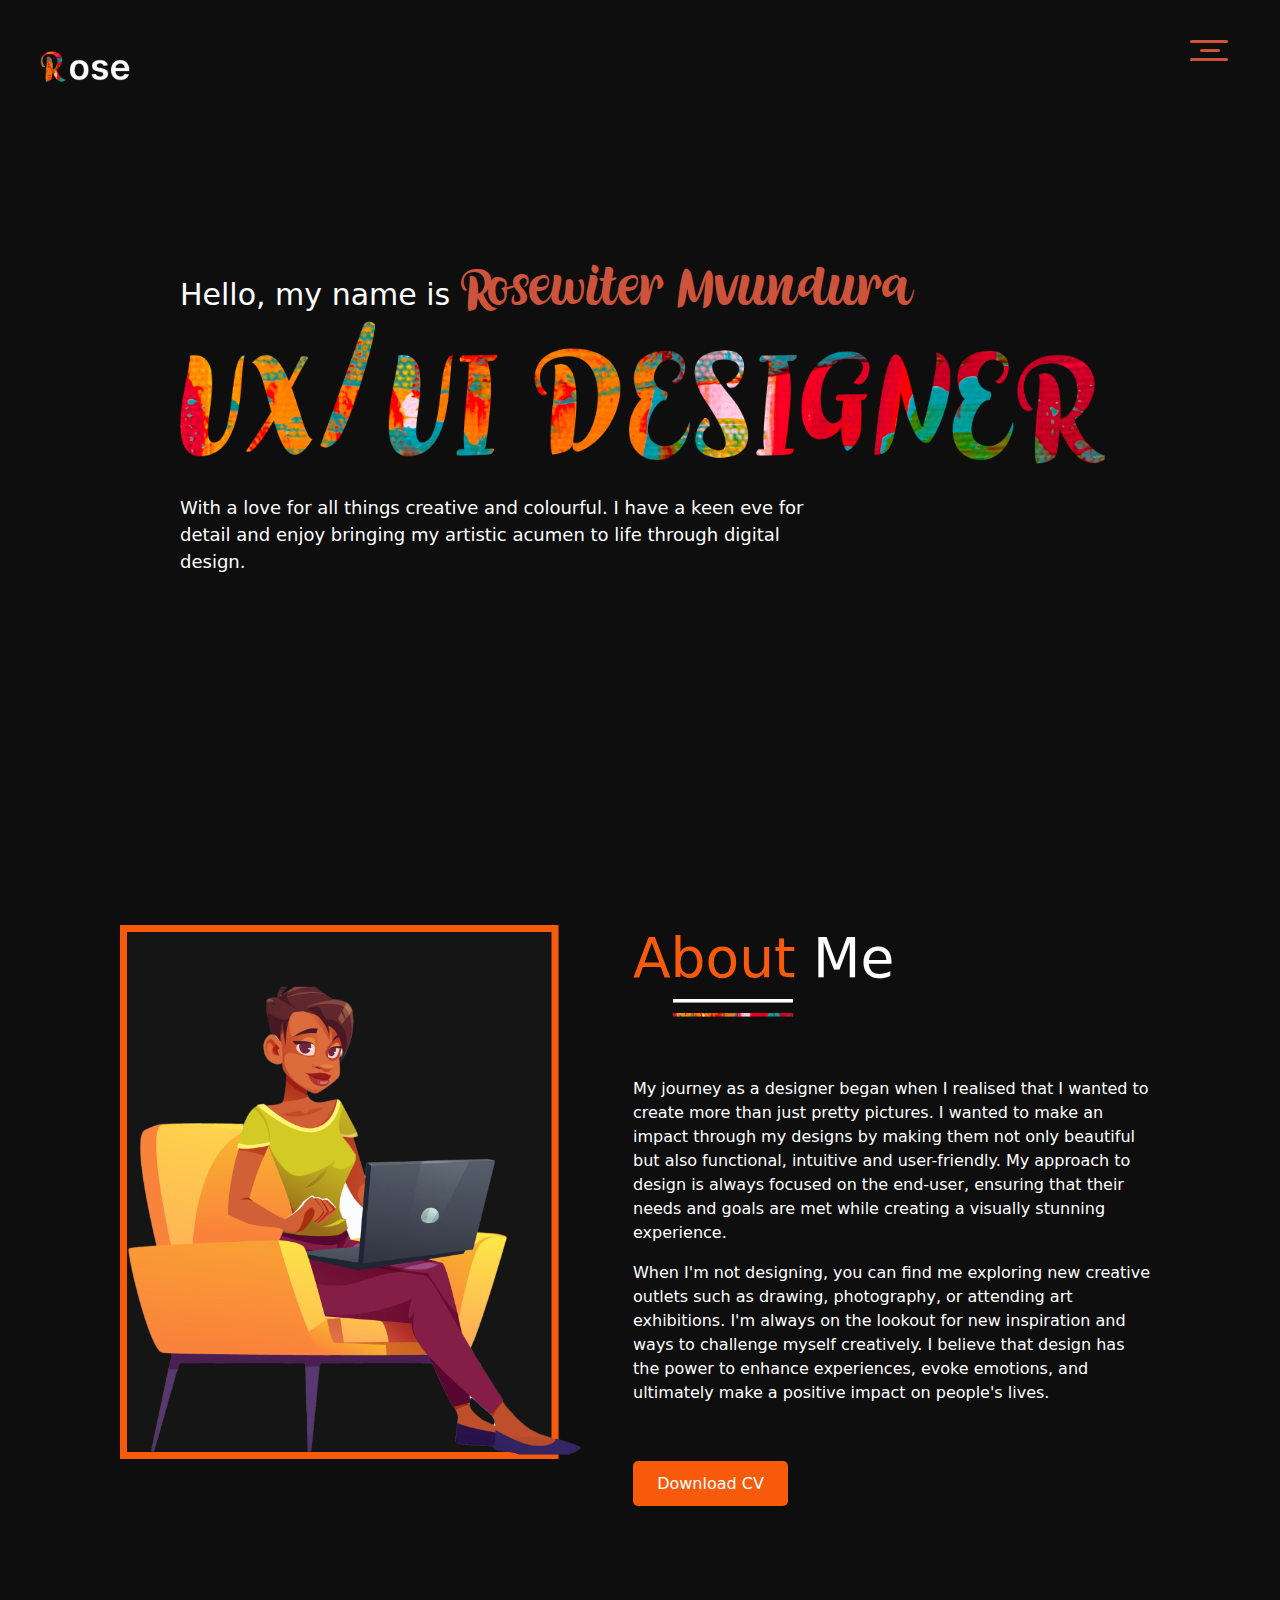
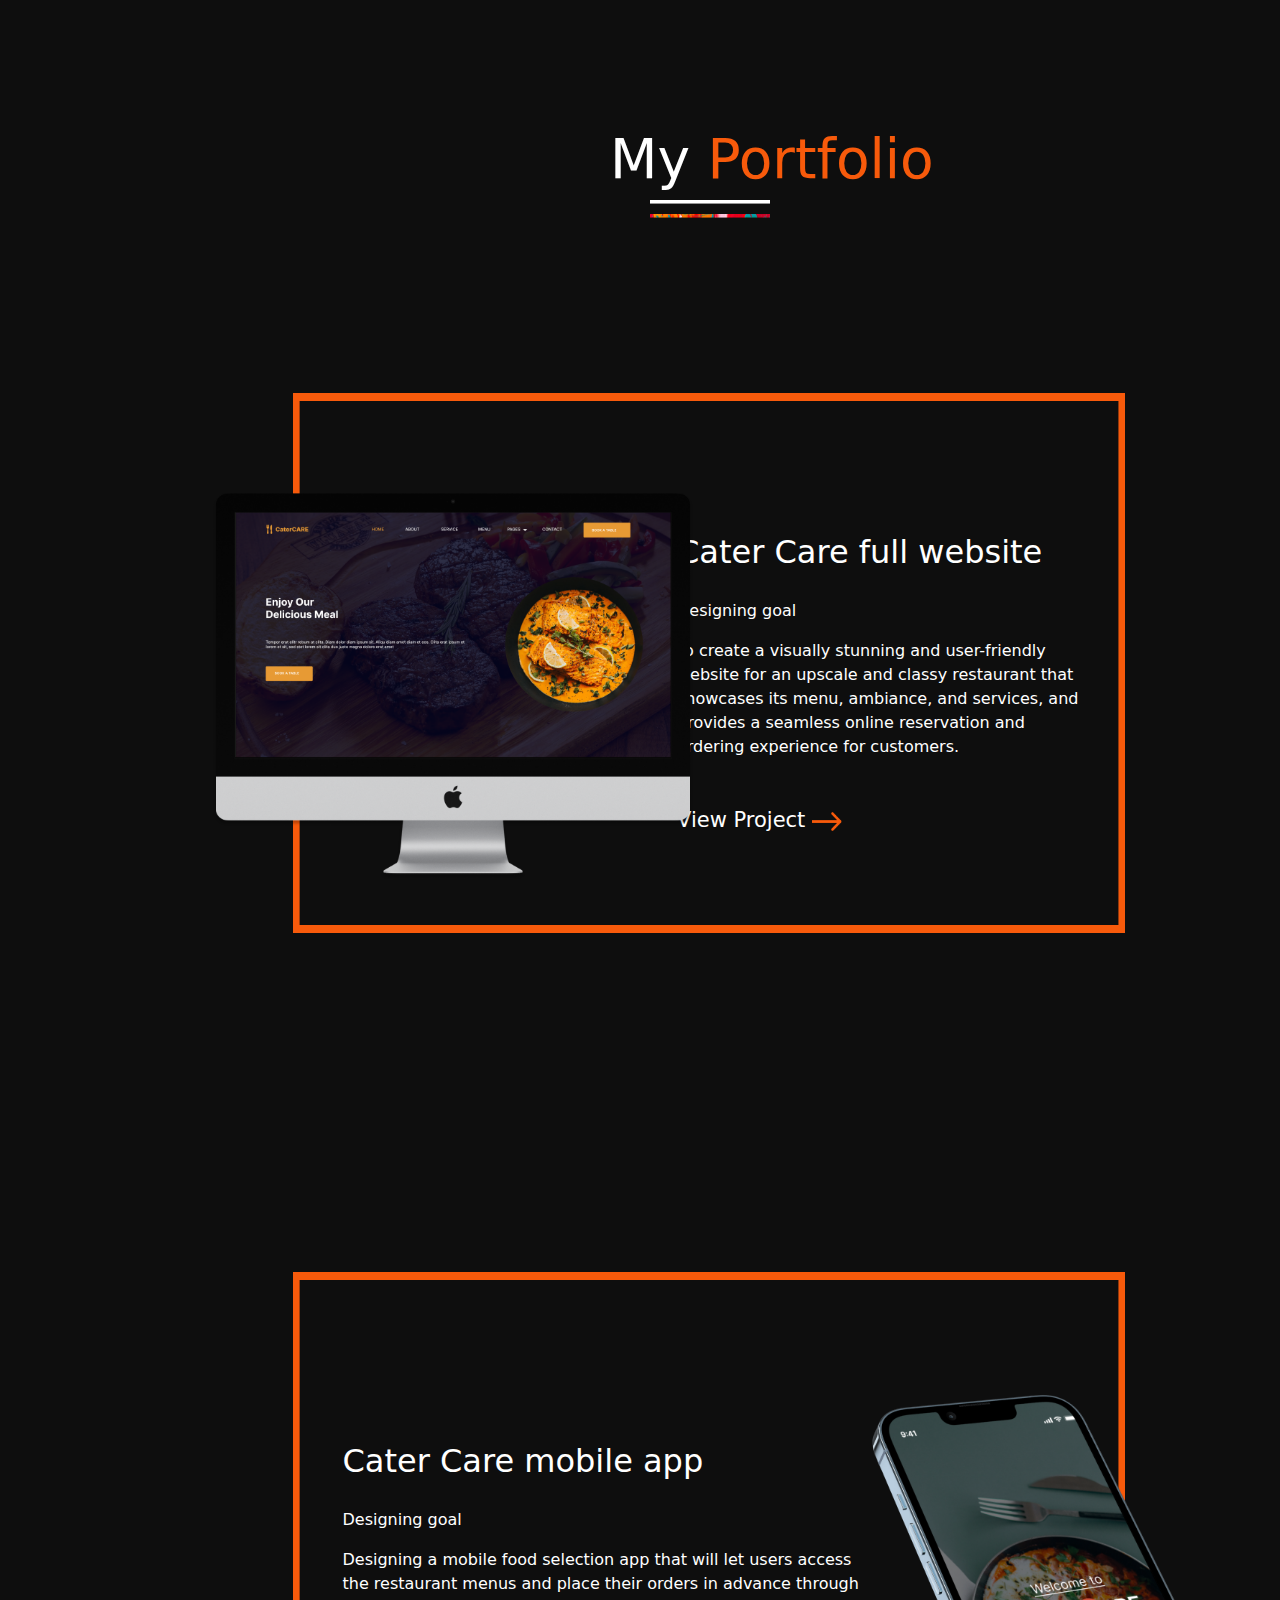
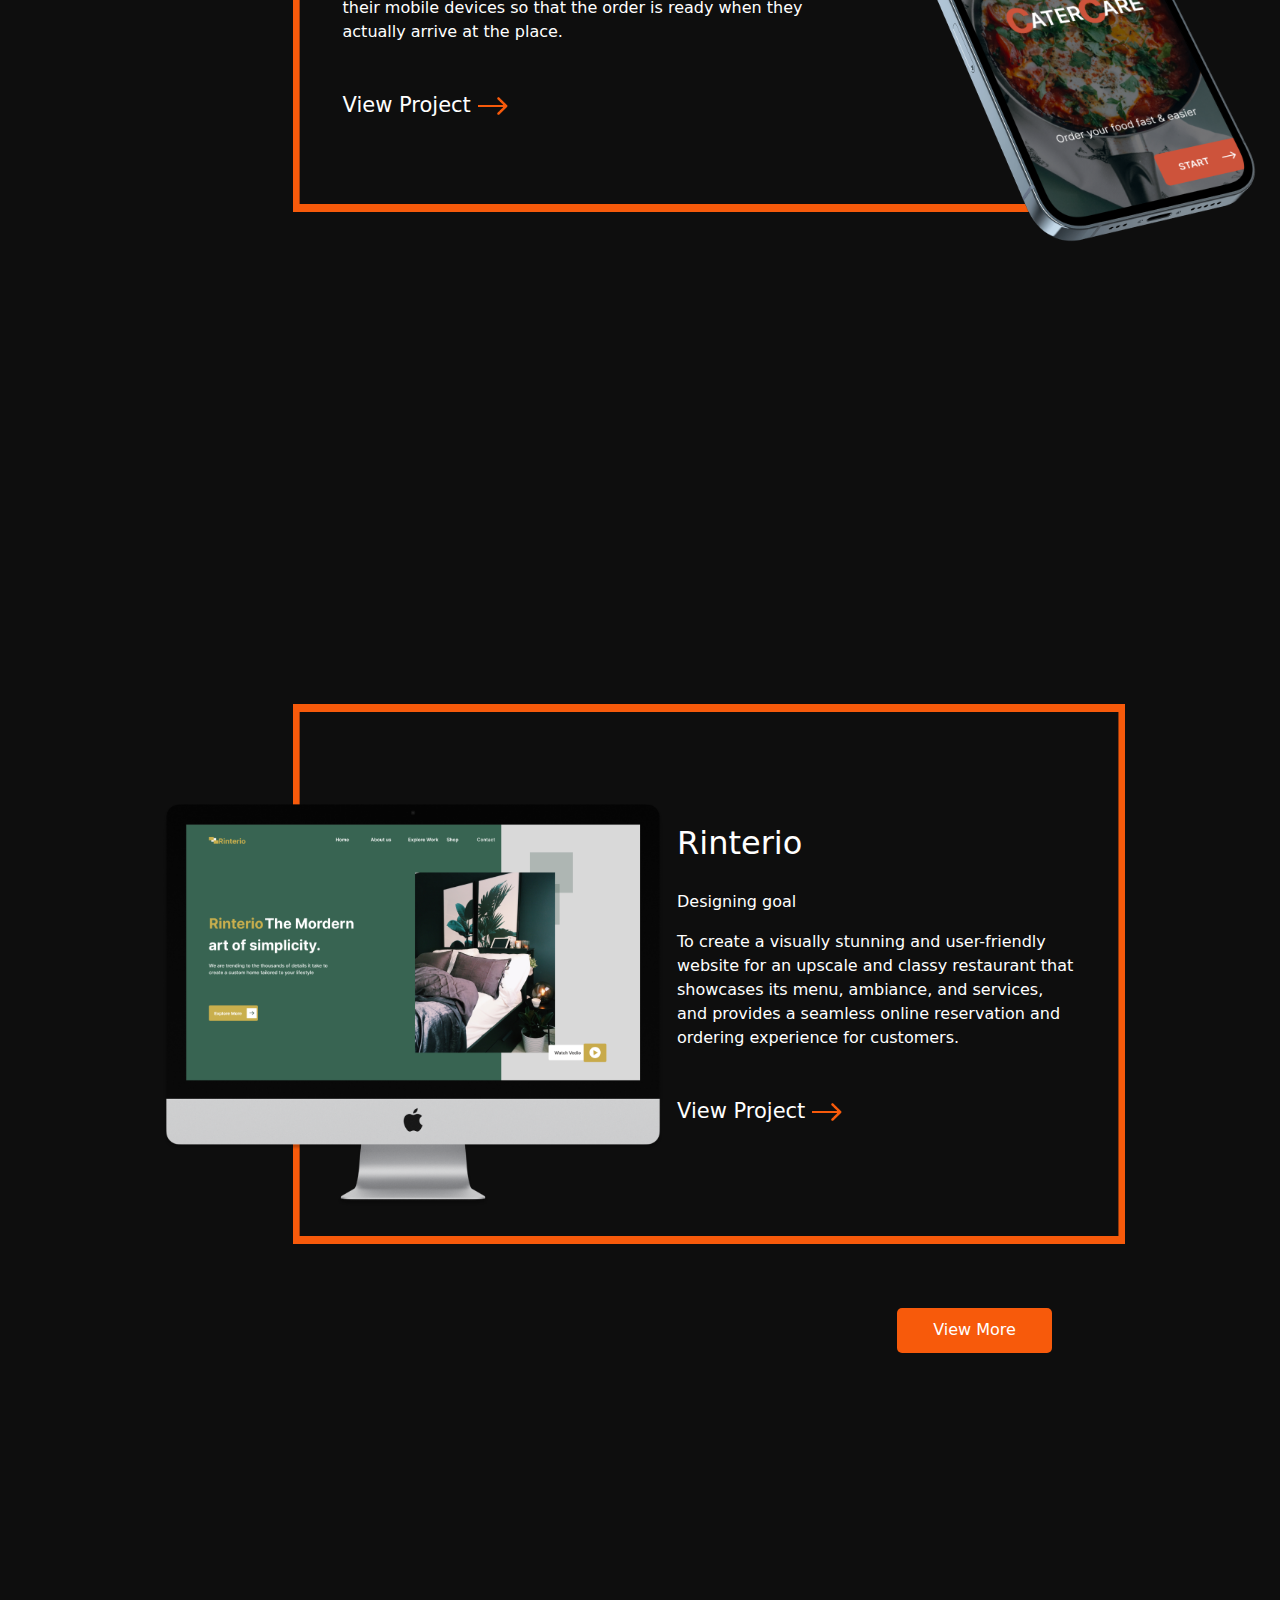
<file: index.html>
<!DOCTYPE html>
<html lang="en">
<head>
    <meta charset="UTF-8">
    <meta http-equiv="X-UA-Compatible" content="IE=edge">
    <meta name="viewport" content="width=device-width, initial-scale=1.0">
    <link rel="stylesheet" href="./assets/css/bootstrap.css">
   <link rel="stylesheet" href="./assets/css/back01.css">
   <link rel="stylesheet" href="./assets/css/mediaquerry.css">
    <link rel="stylesheet" href="./assets/fonts/cumiskat/cumiskat.css">
    <link rel="stylesheet" href="https://cdnjs.cloudflare.com/ajax/libs/font-awesome/6.4.0/css/all.min.css">

    <title>Home</title>
</head>
<body>

   <!--nav part-->

<div class="nav">
    <div class="brand-title"><img src="./assets/images/my logo.png" alt="" class="img-fluid logo"></div>
        <div>
            <a href="#" class="toggle-button">
                <span class="bar"></span>
                <span class="bar-middle"></span>
                <span class="bar"></span>
            </a>
                
            <div class="navbar-links">
                <ul>
                     <li><a class="active" href="#"> Home</a></li>
                   
                        <li><a href="./myPortfolio.html">Portfolio</a></li>
                        <li><a href="#footer-me">Contact</a></li>
                    </ul>
                </div>
            </div>
       </div>

   <!--billboard section-->

    <section class="bilboard-section">
    <div class="billboard">
            <h3 class="my-name">Hello, my name is <span>Rosewiter Mvundura</span></h3>
                <img src="./assets/images/UI DESIGNER.png" alt="" class=" uiux-img">
            <p>With a love for all things creative and colourful. I have a keen eve for detail
             and enjoy bringing my artistic acumen to life through digital design.</p>
             </div>
    </section>

     <!--about me section-->

 <section class="aboutme-section" id="aboutme">
        <div class="row">
            <div class="col-lg-5">
                <img src="./assets/images/about imagepng.png" alt="" class="about-image">
            </div>
            
            <div class="col-lg-7 about-txt-section">
                <div class="abt">
                    <h2><span>About</span> Me</h2>
                        <div class="about-lines">
                            <img src="./assets/images/footer-icons/line without print.png" alt="" class="line-printed">
                        <img src="./assets/images/footer-icons/line with print.png" alt="" class="line-no-print">
                    </div>
                </div>
            <p>My journey as a designer began when I realised that I wanted to
                    create more than just pretty pictures. I wanted to make an impact
                    through my designs by making them not only beautiful but also
                    functional, intuitive and user-friendly. My approach to design is
                    always focused on the end-user, ensuring that their needs and
                    goals are met while creating a visually stunning experience.</p>

              
                    <p>When I'm not designing, you can find me exploring new creative
                        outlets such as drawing, photography, or attending art exhibitions.
                        I'm always on the lookout for new inspiration and ways to challenge
                        myself creatively. I believe that design has the power to enhance
                        experiences, evoke emotions, and ultimately make a positive impact
                        on people's lives.</p>
                        <div class="aboutlines"></div>
                        <button>Download CV</button>
            </div>
        </div>
    </section>

</section> 

     <!--portfolio section-->
<section class="portfolio">
    <div class="portfolio-heading">
    <h2 class="about-me-h3">My <span class="me">Portfolio</span></h2></h2> 
    <div class="about-lines2">
        <img src="./assets/images/footer-icons/line without print.png" alt="" class="line-printed">
        <img src="./assets/images/footer-icons/line with print.png" alt="" class="line-no-print">
    </div> 
       </div>
             <div class="portfolio-rect1 will-fadeIn">
                <img src="./assets/images/Rectangle245.png" alt="" class="portfolio-rect">
                     <div class="row">
                         <div class="col-lg-6">
                             <img src="./assets/images/1st image portfolio.png" alt="" class="portfolio-image">
                                </div>  
                                        <div class="portfolio-image1txt">
                                            <h2 class="project-name">Cater Care full website</h2>
                                        <p class="design-goal">Designing goal</p>
                                    <p class="port-txt">To create a visually stunning and user-friendly website for an upscale and classy restaurant that showcases its menu, ambiance, and services, and provides a seamless online reservation and ordering experience for customers.</p>
                                   <a href="./myPortfolio.html">View Project  <img src="./assets/images/icons/Arrow.png" alt="" class="arrow-1"> </a>
                    </div>        
                </div>        
                        
            </div>

     <div class="portfolio-rect2  will-fadeIn">
                <img src="./assets/images/Rectangle245.png" alt="" class="portfolio-rect"> 
                 <div class="row">
                         <div class="col-lg-6 text2">
                            <div class="portfolio-image2txt">
                            <h2 class="project-name">Cater Care mobile app</h2>
                            <p class="design-goal">Designing goal</p>
                                <p class="p-txt-port">Designing a mobile food selection app that will let users access the restaurant  menus and place their orders  in advance through their mobile devices so that the order is ready when they actually arrive at the place.</p >
                                    <a href="./myPortfolio.html">View Project  <img src="./assets/images/icons/Arrow.png" alt="" class="arrow-1"> </a>
                                </div> 
                            </div>   
                                    <div class="col-lg-6">
      
                                   <img src="./assets/images/image 2 project.png" alt="" class="portfolio-image2"> 
                                </div>
                     
                    </div>      
                </div>   
         <div class="portfolio-rect3  will-fadeIn">
                 <img src="./assets/images/Rectangle245.png" alt="" class="portfolio-rect">
                     <div class="row">
                         <div class="col-lg-6">
                             <img src="./assets/images/3rd image portifolio png.png" alt="" class="portfolio-image1">
                                </div>  
                                    <div class="col-lg-6">
                                        <div class="portfolio-image3txt">
                                            <h2 class="project-name">Rinterio</h2>
                                        <p class="design-goal">Designing goal</p>
                                    <p class="port-txt">To create a visually stunning and user-friendly website for an upscale and classy restaurant that showcases its menu, ambiance, and services, and provides a seamless online reservation and ordering experience for customers.</p>
                                      <a href="./myPortfolio.html">View Project  <img src="./assets/images/icons/Arrow.png" alt="" class="arrow-1"> </a>
                                </div>
                                <button class="view-button">View More</button>
                         </div>   
                    </div>       
                </div>        
            </div>
</section>  
 
     <!--toolkit section-->

<!--     <section class="toolkit-section">
        <div class="overlay">
             <div class="all-toolkits">
                <div class="tookit-head-txt">
                 <h2 class="toolkit-txt"><span class="my-kit">MY</span> Toolkit</h2>
                    <div class="toolkit-lines">
                        <img src="./assets/images/footer-icons/line without print.png" alt="" class="line-printed">
                        <img src="./assets/images/footer-icons/line with print.png" alt="" class="line-no-print">
                     </div> 
                </div>
                 <div class="toolkits">
                     <img src="./assets/images/my tools/figma 2.png" alt="" class="img-fluid tolkiticon2">
                         <img src="./assets/images/my tools/logos_adobe-xd 2.png" alt="" class="tolkiticon1">
                            <img src="./assets/images/my tools/Arthur 2.png" alt="" class="tolkiticon3">
                     <img src="./assets/images/my tools/logos_adobe-photoshop 2.png" alt="" class="tolkiticon1">
                 </div>
            </div>
        </div>
    </section>

    <section class>


    </section>  -->

 <!--footer section-->

  <!--    <section class="footer" id="footer-me">
        <div class="row">
            <div class="col-lg-3 menu">
                <img src="./assets/images/MENU.png" alt="" class="img-fluid menu-logo">
                <h5><li><a href="#">HOME</a></li></h5>
                <h5><li><a href="myPortfolio.html">PORTFOLIO</a></li></h5>
               
            </div>

            <div class="col-lg-4">
                <img src="./assets/images/GET IN TOUCH.png" alt="" class="img-fluid menu-logo">

                <form action="https://formspree.io/f/xnqyoven" method="POST">
                    <input type="name" placeholder="Name">
                    <input type="email" placeholder="Email">
                    <textarea name="message" id="" cols="32" rows="5" placeholder="Message"></textarea>
                    <button type="submit">Submit</button>
                </form>
            </div>

            <div class="col-lg-5 contact-footer">
                <img src="./assets/images/CONTACT DETAILS.png" alt="" class="img-fluid menu-logo">
                <h6><li><a href=""><img src="./assets/images/footer-icons/Icon material-call copy 4.png" alt="" class="fon-icon"> Phone: +263777851147
                    </a></li></h6>
                <h6><li><a href=""><img src="./assets/images/footer-icons/Icon material-email 2.png" alt="" class="email-icon"> Emall: rosewitermvundura@gmail.com</a></li></h6>
                <a href=""><i class="fa-brands fa-square-facebook"></i></a>
                  <a href=""><i class="fa-brands fa-instagram"></i></a>
                   <a href=""><i class="fa-brands fa-linkedin-in"></i></a>
            
                </div>
            </div>

        </div>
        <p class="copyright-txt">copyright©2023 designed by Rosewiter</p>
    </section>   -->
</body>
<script src="./assets/js/bootstrap.js"></script>
<script src="./assets/js/jquery-3.6.3.js"></script>
<script src="./assets/js/nav.js"></script>
</html>
</file>
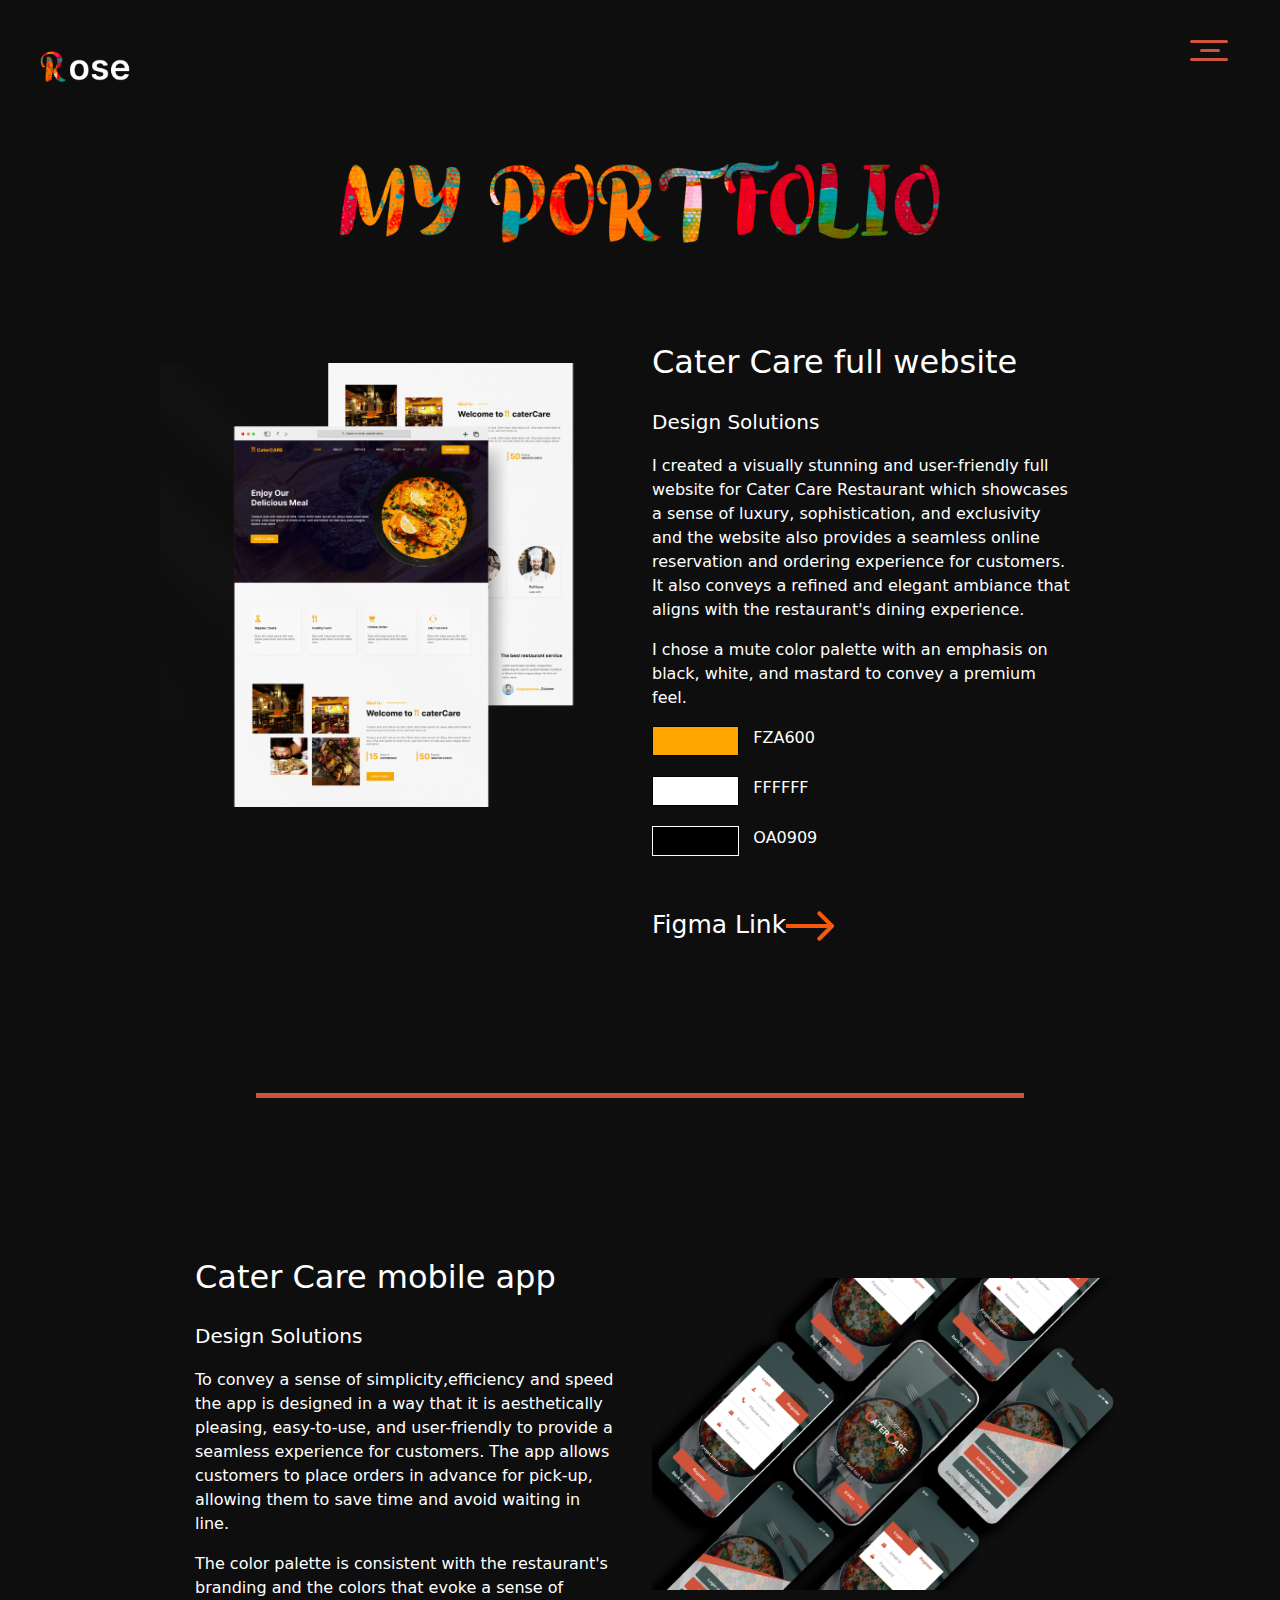
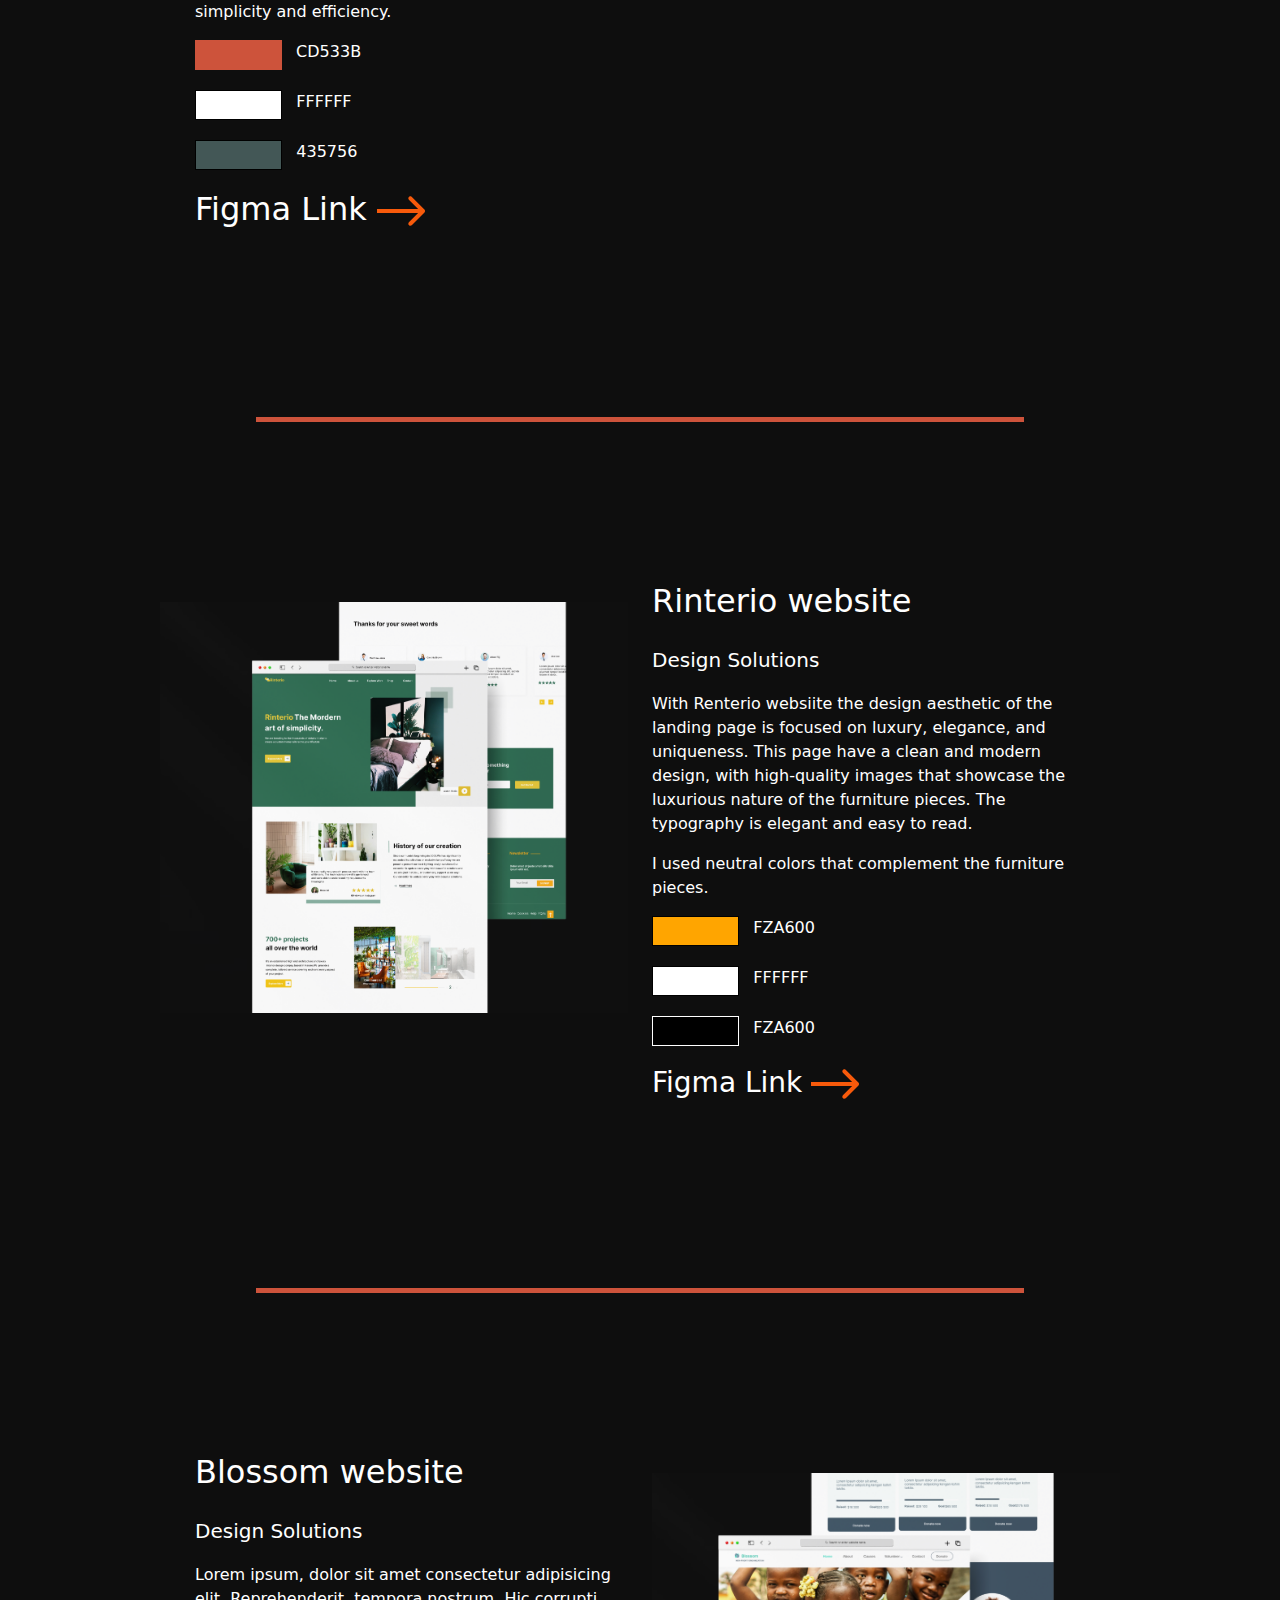
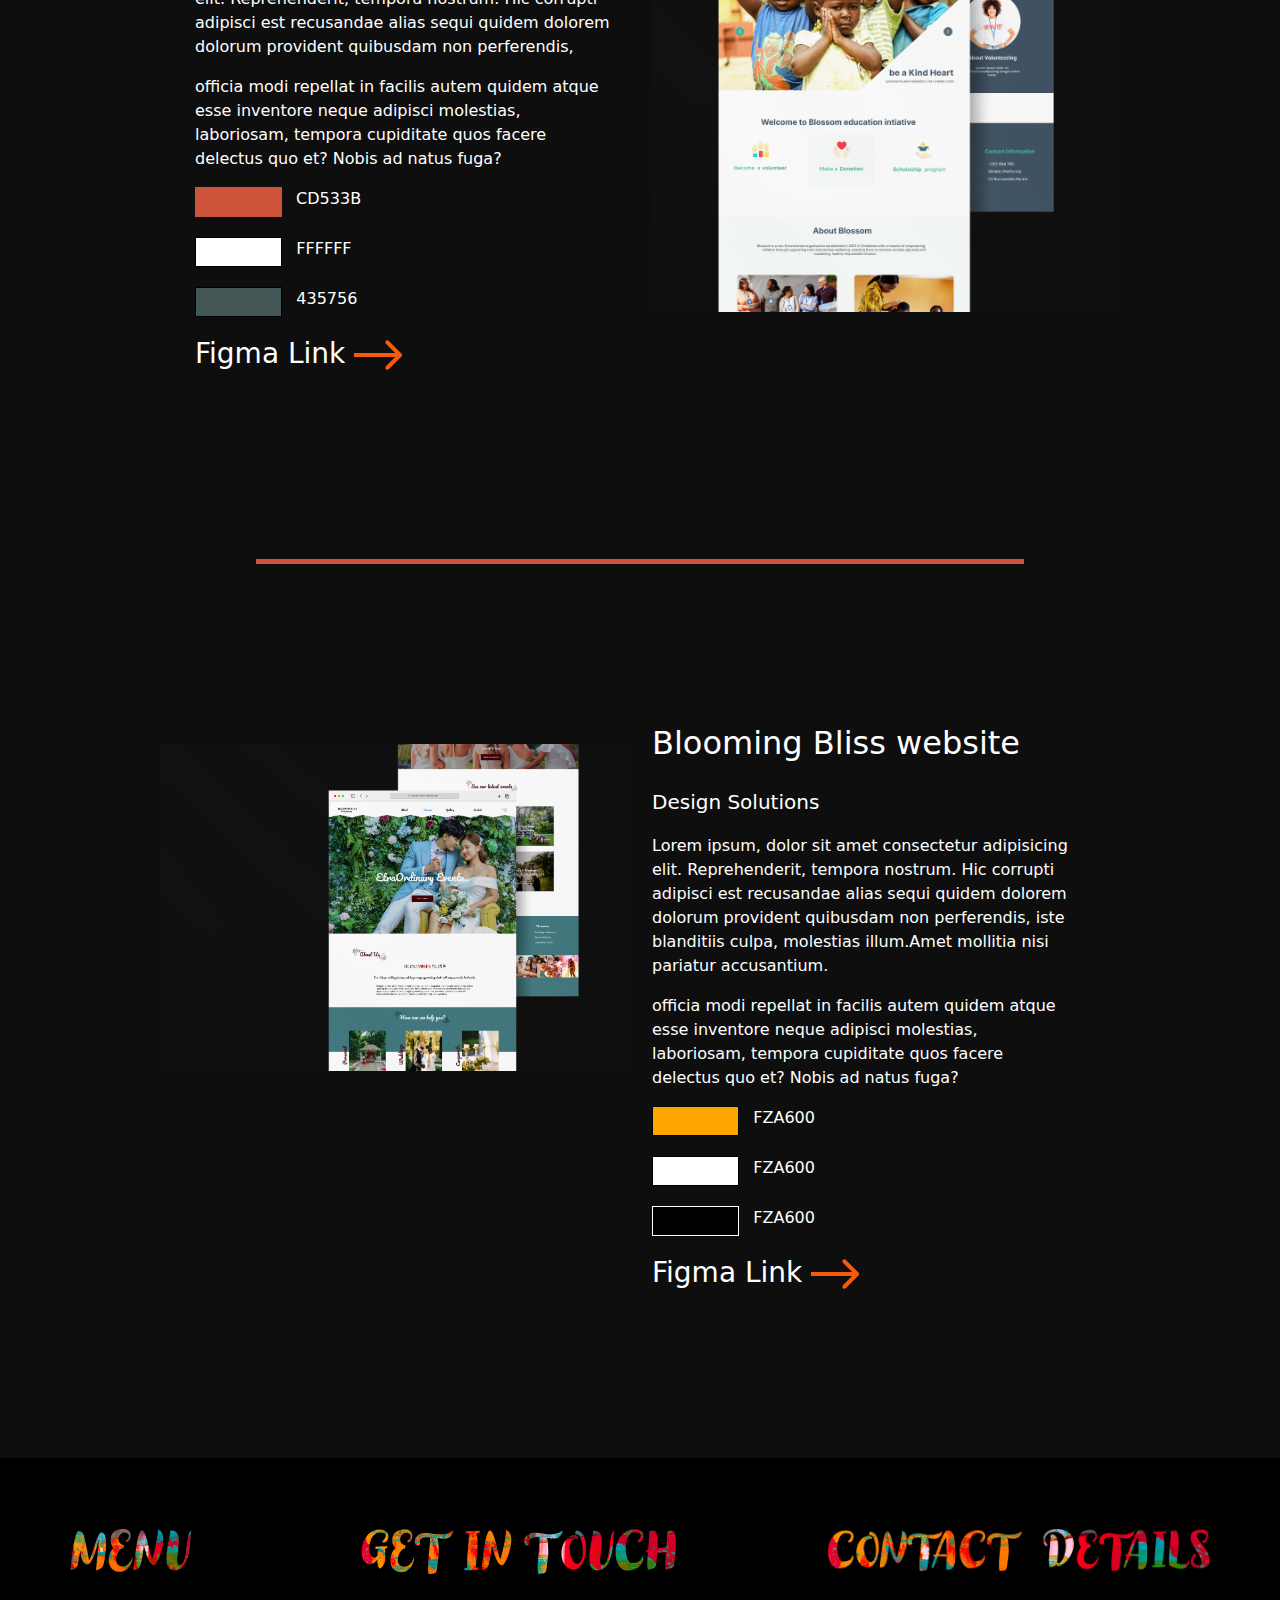
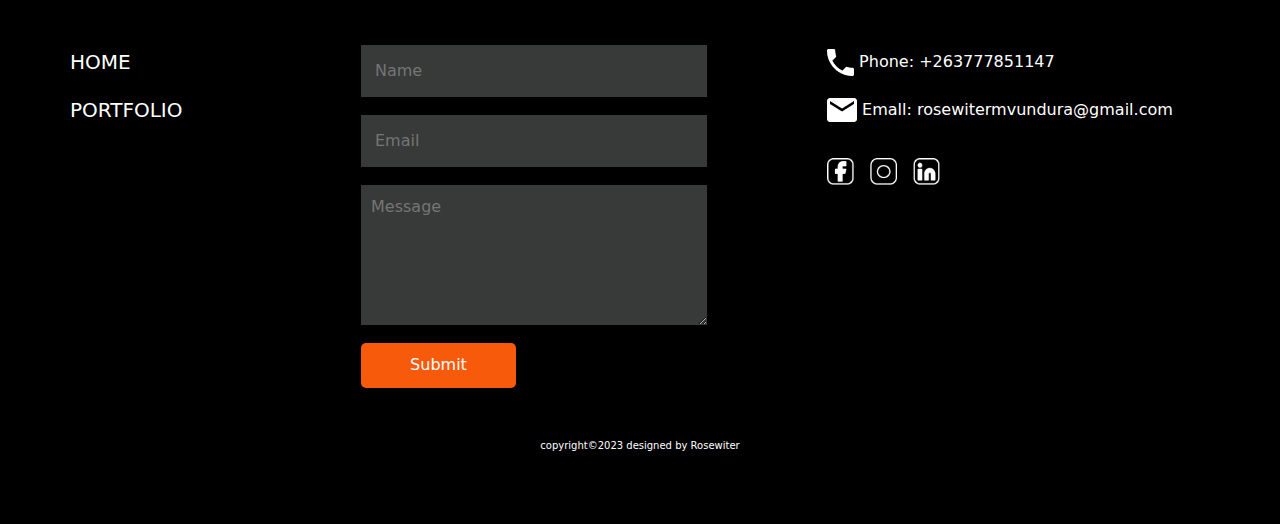
<file: myPortfolio.html>
<!DOCTYPE html>
<html lang="en">
<head>
    <meta charset="UTF-8">
    <meta http-equiv="X-UA-Compatible" content="IE=edge">
    <meta name="viewport" content="width=device-width, initial-scale=1.0">
    <link rel="stylesheet" href="./assets/css/bootstrap.css">
    <link rel="stylesheet" href="./assets/css/back01.css">
    <link rel="stylesheet" href="./assets/css/mediaquerry.css">
    <title>myPortfolio</title>
</head>
<body>
   
    <div class="nav">
        <a href="./index.html"><img src="./assets/images/my logo.png" alt="" class="img-fluid logo"></a>

        <div>
            <a href="#" class="toggle-button">
                <span class="bar"></span>
                <span class="bar-middle"></span>
                <span class="bar"></span>
            </a>
            
            <div class="navbar-links">
                <ul>
                    <li><a href="./index.html"> Home</a></li>
                    <li><a class="active" href="./myPortfolio.html">Portfolio</a></li>
                    <li><a href="#footer">Contact</a></li>
                </ul>
            </div>

        </div>

   </div>
   
    <section class="portfolio-bilboard">
        <img src="./assets/images/MY PORTFOLIO.png" alt="" class="img-fluid bannerimg">

        <!-- Start -->
        <div class="row">
            <div class="col-lg-6">
                <img src="./assets/images/portifolioimage1.png" alt="" class="img-fluid img1port">
            </div>

            <div class="col-lg-6 portinfo">
                <h2 class="portfolio-h2 ">Cater Care full website</h2>
                <h5 class="design-solutions">Design Solutions</h5>
                <p>I created a visually stunning and user-friendly  full website  
                    for Cater Care Restaurant which showcases  a sense of luxury, 
                    sophistication, and exclusivity and the website also provides a seamless online reservation
                     and ordering experience for customers.
                    It  also conveys a refined and elegant ambiance that aligns with the restaurant's  dining experience.

                </p>

                <p>
                    I chose a mute color palette  with an emphasis on black, white, and mastard to convey a premium feel.

                </p>

                <div class="color-schemes">
                    <div class="rect1"></div>
                    <p>FZA600</p>
                </div>

                <div class="color-schemes">
                    <div class="rect2"></div>
                    <p>FFFFFF</p>
                </div>

                <div class="color-schemes">
                    <div class="rect3"></div>
                    <p>OA0909</p>
                </div>
                <a href="https://www.figma.com/file/X0fXYzhIF53Y6sk1weneyA/CATER-CARE-RESTAURANT?node-id=1%3A2&t=dP8taNRZPae7TB32-1">Figma Link<img src="./assets/images/icons/Arrow.png" alt="" class="arrow-portfolio"> </a>
            </div>
           
        </div>
        <hr>

        <!-- End -->

         <!-- Start -->
         <div class="row">
            <div class="col-lg-6 app-txt">
                <h2 class="portfolio-h2 ">Cater Care mobile app</h2>
                <h5 class="design-solutions">Design Solutions</h5>
                <p>To  convey a sense of simplicity,efficiency and speed the app is designed in a way that it is 
                     aesthetically pleasing, easy-to-use, and user-friendly to provide a seamless experience for customers.
                     The app allows customers to place orders in advance for pick-up, 
                     allowing them to save time and avoid waiting in line. 

                </p>

                <p>
                    The color palette is consistent with the restaurant's branding and the colors 
                    that evoke a sense of simplicity and efficiency.

                </p>

                <div class="color-schemes">
                    <div class="rect4"></div>
                    <p>CD533B</p>
                </div>

                <div class="color-schemes">
                    <div class="rect5"></div>
                    <p>FFFFFF</p>
                </div>

                <div class="color-schemes">
                    <div class="rect6"></div>
                    <p>435756</p>
                </div>

                <h2>Figma Link <img src="./assets/images/icons/Arrow.png" alt=""></h3>
            </div>

            <div class="col-lg-6">
                <img src="./assets/images/portfolio image2.png" alt="" class="img-fluid img1port2">
            </div>
           
        </div>
        <hr>

        <!-- End -->

                <!-- Start -->
                <div class="row">
                    <div class="col-lg-6">
                        <img src="./assets/images/portfolio image3 .png" alt="" class="img-fluid renterio-img">
                    </div>
        
                    <div class="col-lg-6 rinterio-txt">
                        <h2 class="portfolio-h2 ">Rinterio website</h2>
                        <h5 class="design-solutions">Design Solutions</h5>
                        <p>With Renterio websiite the design aesthetic of the landing page is focused on luxury, elegance, and uniqueness. This page have a clean and modern design, with high-quality images that showcase the luxurious nature of the furniture pieces. The typography  is elegant and easy to read. 

                        </p>
        
                        <p>
                            I used neutral colors that complement the furniture pieces. 

                        </p>
        
                        <div class="color-schemes">
                            <div class="rect1"></div>
                            <p>FZA600</p>
                        </div>
        
                        <div class="color-schemes">
                            <div class="rect2"></div>
                            <p>FFFFFF</p>
                        </div>
        
                        <div class="color-schemes">
                            <div class="rect3"></div>
                            <p>FZA600</p>
                        </div>
                       
                        <h3>Figma Link <img src="./assets/images/icons/Arrow.png" alt=""></h3>
                    </div>
                   
                </div>
                <hr>
        
                <!-- End -->

                         <!-- Start -->
         <div class="row">
            <div class="col-lg-6 app-txt">
                <h2 class="portfolio-h2 ">Blossom website</h2>
                <h5 class="design-solutions">Design Solutions</h5>
                <p>Lorem ipsum, dolor sit amet consectetur adipisicing elit. 
                    Reprehenderit, tempora nostrum. Hic corrupti adipisci est recusandae 
                    alias sequi quidem dolorem dolorum provident quibusdam non perferendis, 

                <p>
                    officia modi repellat in facilis autem quidem atque esse inventore neque adipisci 
                    molestias, laboriosam, tempora cupiditate quos facere delectus quo et? Nobis ad natus 
                    fuga?
                </p>

                <div class="color-schemes">
                    <div class="rect4"></div>
                    <p>CD533B</p>
                </div>

                <div class="color-schemes">
                    <div class="rect5"></div>
                    <p>FFFFFF</p>
                </div>

                <div class="color-schemes">
                    <div class="rect6"></div>
                    <p>435756</p>
                </div>

                <h3>Figma Link <img src="./assets/images/icons/Arrow.png" alt=""></h3>
            </div>

            <div class="col-lg-6">
                <img src="./assets/images/portfolio image5.png" alt="" class="img-fluid blooming">
            </div>
           
        </div>
        <hr>

        <!-- End -->

                        <!-- Start -->
                        <div class="row">
                            <div class="col-lg-6">
                                <img src="./assets/images/portfolio image4.png" alt="" class="img-fluid bloom">
                            </div>
                
                            <div class="col-lg-6 bloomingtxt">
                                <h2 class="portfolio-h2 ">Blooming Bliss website</h2>
                                <h5 class="design-solutions">Design Solutions</h5>
                                <p>Lorem ipsum, dolor sit amet consectetur adipisicing elit. 
                                    Reprehenderit, tempora nostrum. Hic corrupti adipisci est recusandae 
                                    alias sequi quidem dolorem dolorum provident quibusdam non perferendis, 
                                    iste blanditiis culpa, molestias illum.Amet mollitia nisi pariatur accusantium.
                                </p>
                
                                <p>
                                    officia modi repellat in facilis autem quidem atque esse inventore neque adipisci 
                                    molestias, laboriosam, tempora cupiditate quos facere delectus quo et? Nobis ad natus 
                                    fuga?
                                </p>
                
                                <div class="color-schemes">
                                    <div class="rect1"></div>
                                    <p>FZA600</p>
                                </div>
                
                                <div class="color-schemes">
                                    <div class="rect2"></div>
                                    <p>FZA600</p>
                                </div>
                
                                <div class="color-schemes">
                                    <div class="rect3"></div>
                                    <p>FZA600</p>
                                </div>
                                <h3>Figma Link <img src="./assets/images/icons/Arrow.png" alt=""></h3>
                            </div>  
                        </div>
                        <!-- End -->
    </section>

    <section class="footer" id="footer">
        <div class="row">
            <div class="col-lg-3 menu-footer">
                <img src="./assets/images/MENU.png" alt="" class="img-fluid menu-logo">
                <h5><li><a href="./index.html">HOME</a></li></h5>
                <h5><li><a href="#">PORTFOLIO</a></li></h5>
            </div>

            <div class="col-lg-4">
                <img src="./assets/images/GET IN TOUCH.png" alt="" class="img-fluid menu-logo">

                <form action="">
                    <input type="text" placeholder="Name">
                    <input type="text" placeholder="Email">
                    <textarea name="" id="" cols="32" rows="5" placeholder="Message"></textarea>
                    <button>Submit</button>
                </form>
            </div>

            <div class="col-lg-5 contact-footer">
                <img src="./assets/images/CONTACT DETAILS.png" alt="" class="img-fluid menu-logo">
                <h6><li><a href=""><img src="./assets/images/footer-icons/Icon material-call copy 4.png" alt="" class="fon-icon"> Phone: +263777851147
                    </a></li></h6>
                <h6><li><a href=""><img src="./assets/images/footer-icons/Icon material-email 2.png" alt="" class="email-icon"> Emall: rosewitermvundura@gmail.com</a></li></h6>
                <div class="social-ico">
                    <img src="./assets/images/footer-icons/Group 67.png" alt="" class="img-fluid footer-icon">
                    <img src="./assets/images/footer-icons/Group 68.png" alt="" class="img-fluid footer-icon">
                    <img src="./assets/images/footer-icons/Group 69.png" alt="" class="img-fluid footer-icon">
                </div>
            </div>

        </div>
        <p class="copyright-txt">copyright©2023 designed by Rosewiter</p>
    </section>

</body>
<script src="./assets/js/bootstrap.js"></script>
<script src="./assets/js/jquery-3.6.3.js"></script>
<script src="./assets/js/nav.js"></script>
</html>
</file>
<file: assets/css/back01.css>
*{
    margin: 0;
    padding: 0;
    border-radius: border-box;
    scroll-behavior: smooth;
  
}

  .nav {
    display: flex;
    justify-content: space-between;
    position: absolute;
    padding: 40px;
    z-index: 2;
    width: 100%;
    background-color: transparent;
    
  }

  .nav .toggle-button {
    position: absolute;
    z-index: 100;
    right: 60px;
    display: flex;
    flex-direction: column;
    justify-content: space-between;
    width: 30px;
    height: 21px;
  }
  .nav .toggle-button .bar {
    height: 3px;
    width: 125%;
    background-color: #CD533B;
    border-radius: 10px;
  }
  .nav .toggle-button .bar-middle {
    height: 3px;
    width: 65%;
    background-color: #CD533B;
    border-radius: 10px;
   margin-left: 10px;
  }

  
  .nav .navbar-links {
    display: none;
    width: 100%;
    position: relative;
   left: 0;
  }
  .nav .navbar-links.active {
    display: flex;
    position: relative;
  }
  .nav .navbar-links ul {
    
    background-color:black;
    display: flex;
    flex-direction: column;
    height: auto;
    gap: 30px;
    width: 200px; 
    height: auto;
    padding: 25px;
  }
  .nav .navbar-links ul li {
    list-style: none;
    padding: 10px;
    border-bottom: 2px solid grey;
    font-size: 20px;
  }
  .nav .navbar-links ul li a {
    color: white;
    text-decoration: none;
  }
  .nav .navbar-links ul li a.active {
    color: #CD533B;
    font-weight: 800;
  }
  .nav .navbar-links ul li a:hover {
    color: #CD533B;
  }
  .logo{
   width: 130px; 
  }
  
  
  body {
    background-color: rgb(14, 14, 14);
  }
  
  .bilboard-section {
    background-color: rgb(14, 14, 14);
    color: white;
    height: 95vh;
    display: flex;
    flex-direction: column;
    justify-content: center;
    align-items: center;
    padding-left: 180px;
    gap: 20px;
  }
  .bilboard-section .uiux-img {
    width: 930px;
    margin-bottom: 30px;
  }
  .bilboard-section .my-name {
    font-size: 30px;
  }
  .bilboard-section span {
    font-family: "cumiskatregular";
    color: #CD533B;
  }
  .bilboard-section p {
    width: 60%;
    font-size: 18px;
  }
  
  .aboutme-section {
    background-color: rgb(14, 14, 14);
    color: white;
    padding: 70px;
  }
  .aboutme-section button {
    background-color: #f75a0b;
    border: none;
    color: white;
    border-radius: 5px;
    width: 155px;
    height: 45px;
    font-weight: 500;
   margin-top: 40px;
  }
  .view-button{
    background-color: #f75a0b;
    border: none;
    color: white;
    border-radius: 5px;
    width: 155px;
    height: 45px;
    font-weight: 500;
position: relative;
bottom: 190px;
left: 130px;
  }
  .line-printed{
   width:120px ;
   height: 4px; 
   animation: shake 2s infinite;
  }
  @keyframes shake{
    10%{transform: translateX(40px);}
  }
   
  .line-no-print{
    width:120px ; 
    height: 4px; 
    animation: bounce 2s infinite;
}
@keyframes bounce{
    10%{transform: translateX(-40px);}
    
}                    
  .about-lines{
    display: flex;
    flex-direction: column;
    gap: 10px;
    margin-bottom: 60px;
    margin-left: 40px;
  }
  .about-lines2{
    display: flex;
    flex-direction: column;
    gap: 10px;
    margin-bottom: 65px;
    margin-left: 40px;
  }
  .aboutme-section .about-txt-section {
    padding-left: 90px;
  }
  .aboutme-section p {
    width: 90%;
    font-weight: normal;
  }
  .about-image{
   position: relative;
   left: 50px;
   width: 100%;
  object-fit: fill;
  }
  .aboutme-section h2 {
    font-size: 55px;
    font-weight: 300;
  }
  .aboutme-section h2 span {
    color: #f75a0b;
  }
 

  .portfolio-section h4 {
    color: white;
  }
  .p-txt-port{
width: 520px;

  }

  .about-me-h3{
   color: #ffffff; 
   font-size: 55px;
   font-weight: 340;
  }
  .me{
  color: #f75a0b;  
  }
  .overlay{
   background-color: rgba(0, 0, 0, 0.466); 
  }

  .toolkit-txt{
    color: #ffffff; 
   font-size: 55px;
   font-weight: 340; 
  }
  .my-kit{
    color: #f75a0b;
  }
  .tolkiticon2{
   width: 50px; 
  }
  .toolkit-section{
position: relative;
bottom: 200px;
  }

  .portfolio-section .rect-all-orange .inside-image {
    position: absolute;
  }
  .design-solutions{
    margin-bottom: 20px;
  }
  .portfolio-bilboard {
    background-color: rgb(14, 14, 14);
    color: white;
    padding: 160px;
    display: flex;
    flex-direction: column;
    align-items: center;
  }
  .portfolio-h2 {
position: relative;
bottom: 20px;
  }
  .app-txt{
position: relative;
left: 35px;
  }
.bloom{

width: 700px;
}
  .portfolio-bilboard .bannerimg {
    width: 600px;
    margin-bottom: 120px;
  }
  .portfolio-bilboard p {
    width: 90%;
  }
  .portfolio-bilboard .main-header {
    margin-bottom: 10px;
  }
  .portfolio-bilboard .blooming {
    width: 700px;
  }
  .portfolio-bilboard .color-schemes {
    display: flex;
    gap: 14px;
    margin-bottom: 10px;
  }
  .portfolio-bilboard .color-schemes .rect1 {
    background-color: orange;
    width: 100px;
    height: 30px;
    border: 1px solid black;
  }
  .portfolio-bilboard .color-schemes .rect2 {
    background-color: #ffffff;
    width: 100px;
    height: 30px;
    border: 1px solid black;
  }
  .portfolio-bilboard .color-schemes .rect3 {
    background-color: black;
    width: 100px;
    height: 30px;
    border: 1px solid white;
  }
  .portfolio-bilboard .color-schemes .rect4 {
    background-color: #CD533B;
    width: 100px;
    height: 30px;
  }
  .portfolio-bilboard .color-schemes .rect5 {
    background-color: #ffffff;
    width: 100px;
    height: 30px;
    border: 1px solid black;
  }
  .portfolio-bilboard .color-schemes .rect6 {
    background-color: #435756;
    width: 100px;
    height: 30px;
    border: 1px solid black;
  }
  .portfolio-bilboard hr {
    background-color: #CD533B;
    opacity: 100%;
    border: none;
    height: 5px;
    width: 80%;
    margin-bottom: 180px;
    margin-top: 180px;
  }
  
  .toolkit-section {
    background-image: url(/assets/images/Rectangle\ print\ 273.png);
    background-position: center;
    background-size: cover;
    width: 100vw;

  }
  .toolkit-section .toolkits {
    display: flex;
    gap: 100px;
    color: white;
  }
  .toolkit-section .toolkits .tolkiticon1 {
    width: 80px;
    height: 80px;
    object-fit:contain;
  }
  .toolkit-section .toolkits .tolkiticon3 {
    width: 80px;
    height: 80px;
    object-fit:contain;
  }
  .toolkit-section .toolkits .tolkiticon2 {
    width: 85px;
    height: 85px;
    object-fit: contain;
  }
  .toolkit-section .all-toolkits {
    display: flex;
   gap: 160px;
    padding: 120px;
  }
  .tookit-head-txt{
    display: flex;
    flex-direction: column;
  }
  .toolkit-lines{
    display: flex;
    flex-direction: column;
    gap: 10px;
    margin-bottom: 60px;
    margin-left: 40px;
  }
  .footer {
    padding: 70px;
    height: 74vh;
    background-color: black;
    color: white;

  }
  .footer .social-ico {
    display: flex;
    gap: 16px;
    padding-top: 20px;
  }
  .footer p {
    text-align: center;
    margin-top: 30px;
  }
  .footer .menu-logo {
    margin-bottom: 70px;
  }
  .footer form {
    display: flex;
    flex-direction: column;
    gap: 18px;
  }
  .footer form input {
    padding: 14px;
    color: white;
    display: flex;
    flex-direction: column;
    width: 95%;
    background-color: rgb(56, 57, 57);
    border: none;
  }
  .footer form textarea {
    padding: 10px;
    background-color: rgb(56, 57, 57);
    border: none;
    width: 95%;
  }
  .footer form button {
    background-color: #f75a0b;
    border: none;
    color: white;
    border-radius: 5px;
    width: 155px;
    height: 45px;
    font-weight: 500;
  }
  
  .footer h5, .footer h6 {
    line-height: 40px;
  }
  .footer h5 li, .footer h6 li {
    list-style: none;
  }
  .footer h5 li a, .footer h6 li a {
    text-decoration: none;
    color: white;
  }
  .footer h5 li a:hover, .footer h6 li a:hover {
    color: #CD533B;
  }
  .footer-icon{
   width: 27px; 
  }
  .contact-footer{
    padding-left: 90px;
  }

.portfolio .portfolio-rect1 .portfolio-image1txt a{
  color: #ffffff;
  text-decoration: none;
  list-style: none;
  font-size: 21px;
  position: relative;
  top: 30px;
}
.portfolio .portfolio-rect2 .portfolio-image2txt a{
  color: #ffffff;
  text-decoration: none;
  list-style: none;
  font-size: 21px;
  position: relative;
  top: 30px;
}

.portfolio .portfolio-rect2 .portfolio-image2txt a{
  color: #ffffff;
  text-decoration: none;
  list-style: none;
  font-size: 21px;
  position: relative;
  top: 30px;
}
.portfolio .portfolio-rect3 .portfolio-image1txt a{
  color: #ffffff;
  text-decoration: none;
  list-style: none;
  font-size: 21px;
  position: relative;
  top: 30px;
}
.portfolio .portfolio-rect3  a{
  color: #ffffff;
  text-decoration: none;
  list-style: none;
  font-size: 21px;
  position: relative;
  top: 30px;
}
.portinfo a{
  color: #ffffff;
  text-decoration: none;
  list-style: none;
  font-size: 25px;
  position: relative;
  top: 30px;
}

  /* kkks */
  .portfolio {
    display: flex;
    flex-direction: column;
    padding-top: 150px;
    padding-left: 230px;
    height:450vh;

  }
  .portfolio .portfolio-headtxt {
    padding-left: 400px;
    margin-bottom: 110px;
  }
  .portfolio .portfolio-rect {
    width: 90%;
    height: 550px;
    padding-top: 10px;
  }
  .portfolio .portfolio-rect2 {
    width: 90%;
    height: 150%;
   position: relative;
    bottom: 150px;

  }
  .portfolio .portfolio-rect3 {
    width: 90%;
    height: 150%;
    position: relative;
    bottom: 440px;
  }
  .portfolio .portfolio-rect1{
    width: 90%;
    height: 120%;
    position: relative;
    top: 40px;
  }
  .portfolio .portfolio-image1 {
    width: 500px;
    position: relative;
    z-index: 1;
    bottom: 440px;
    right: 130px;
  }
  .portfolio .portfolio-image1txt {
    width: 440px;
    position: relative;
    bottom: 380px;
    right: 90px;
    color: white;
  }
  .portfolio .portfolio-image2txt {
    width: 440px;
    position: relative;
    bottom: 350px;
    left: 50px;
    color: white;
  }
  .portfolio .portfolio-image3txt {
    width: 400px;
    position: relative;
    bottom: 400px;
    right: 90px;
    color: white;
  }
  .toolkits{
    display: flex;
    gap: 34px;
  }
  .portfolio .portfolio-heading {
    padding-left: 380px;
    padding-bottom: 30px;
  }
  .portfolio .lines2 {
    position: relative;
    left: 40px;
  }
  .portfolio .project-name {
    position: relative;
    bottom: 20px;
  }
  .portfolio .portfolio-image2 {
    width: 395px;
    position: relative;
    z-index: 1;
    bottom: 450px;
    left: 100px;
  }
  .portfolio .portfolio-image{
    width:480px;
    position: relative;
    z-index: 1;
    bottom: 440px;
 right: 80px;
  }

  .portfolio-button{
  background-color: rgb(14, 14, 14) ;
  color: white;
  border: none;
  font-size: 23px;
  padding-top: 20px;
  }
  .arrow-1{
    width: 30px;
    
  }
  .portfolio .fon-icon {
    width: 20px;
  }/*# sourceMappingURL=main.css.map */

  .copyright-txt{
   font-size: 10px;
   position: relative;
   top: 20px;
  }

.doing {
    transform: rotate(-35deg);
    display: block;
    position: absolute;
    top: 0;
    margin-top: 25px;
   
    
    width: 300px;
    color: #fff;
    padding: 5px 0px;
  }
  
  .will-fadeIn {
    display: block;
    width: 100%;
    margin: 20px auto;
    height: 250px;
  
    padding: 10px;
  }
/*   .will-fadeIn:first-child {
    height: auto;
   
  } */
  
  .fadeInRight {
    -webkit-animation: fadeInRight 0.7s ease 0.6s both;
    -moz-animation: fadeInRight 0.7s ease 0.6s both;
    -ms-animation: fadeInRight 0.7s ease 0.6s both;
    -o-animation: fadeInRight 0.7s ease 0.6s both;
    animation: fadeInRight 0.7s ease 0.6s both;
  }
  @media (prefers-reduced-motion) {
    .fadeInRight .animated {
      -webkit-animation: unset !important;
      animation: unset !important;
      -webkit-transition: none !important;
      transition: none !important;
    }
  }
  
  .fadeInLeft {
    -webkit-animation: fadeInLeft 0.7s ease 0.6s both;
    -moz-animation: fadeInLeft 0.7s ease 0.6s both;
    -ms-animation: fadeInLeft 0.7s ease 0.6s both;
    -o-animation: fadeInLeft 0.7s ease 0.6s both;
    animation: fadeInLeft 0.7s ease 0.6s both;
  }
  @media (prefers-reduced-motion) {
    .fadeInLeft .animated {
      -webkit-animation: unset !important;
      animation: unset !important;
      -webkit-transition: none !important;
      transition: none !important;
    }
  }
  
  @-webkit-keyframes fadeInRight {
    from {
      opacity: 0;
      -webkit-transform: translate3d(100%, 0, 0);
      -moz-transform: translate3d(100%, 0, 0);
      -ms-transform: translate3d(100%, 0, 0);
      -o-transform: translate3d(100%, 0, 0);
      transform: translate3d(100%, 0, 0);
    }
    to {
      opacity: 1;
      -webkit-transform: translate3d(0, 0, 0);
      -moz-transform: translate3d(0, 0, 0);
      -ms-transform: translate3d(0, 0, 0);
      -o-transform: translate3d(0, 0, 0);
      transform: translate3d(0, 0, 0);
    }
  }
  @-moz-keyframes fadeInRight {
    from {
      opacity: 0;
      -webkit-transform: translate3d(100%, 0, 0);
      -moz-transform: translate3d(100%, 0, 0);
      -ms-transform: translate3d(100%, 0, 0);
      -o-transform: translate3d(100%, 0, 0);
      transform: translate3d(100%, 0, 0);
    }
    to {
      opacity: 1;
      -webkit-transform: translate3d(0, 0, 0);
      -moz-transform: translate3d(0, 0, 0);
      -ms-transform: translate3d(0, 0, 0);
      -o-transform: translate3d(0, 0, 0);
      transform: translate3d(0, 0, 0);
    }
  }
  @-ms-keyframes fadeInRight {
    from {
      opacity: 0;
      -webkit-transform: translate3d(100%, 0, 0);
      -moz-transform: translate3d(100%, 0, 0);
      -ms-transform: translate3d(100%, 0, 0);
      -o-transform: translate3d(100%, 0, 0);
      transform: translate3d(100%, 0, 0);
    }
    to {
      opacity: 1;
      -webkit-transform: translate3d(0, 0, 0);
      -moz-transform: translate3d(0, 0, 0);
      -ms-transform: translate3d(0, 0, 0);
      -o-transform: translate3d(0, 0, 0);
      transform: translate3d(0, 0, 0);
    }
  }
  @-o-keyframes fadeInRight {
    from {
      opacity: 0;
      -webkit-transform: translate3d(100%, 0, 0);
      -moz-transform: translate3d(100%, 0, 0);
      -ms-transform: translate3d(100%, 0, 0);
      -o-transform: translate3d(100%, 0, 0);
      transform: translate3d(100%, 0, 0);
    }
    to {
      opacity: 1;
      -webkit-transform: translate3d(0, 0, 0);
      -moz-transform: translate3d(0, 0, 0);
      -ms-transform: translate3d(0, 0, 0);
      -o-transform: translate3d(0, 0, 0);
      transform: translate3d(0, 0, 0);
    }
  }
  @keyframes fadeInRight {
    from {
      opacity: 0;
      -webkit-transform: translate3d(100%, 0, 0);
      -moz-transform: translate3d(100%, 0, 0);
      -ms-transform: translate3d(100%, 0, 0);
      -o-transform: translate3d(100%, 0, 0);
      transform: translate3d(100%, 0, 0);
    }
    to {
      opacity: 1;
      -webkit-transform: translate3d(0, 0, 0);
      -moz-transform: translate3d(0, 0, 0);
      -ms-transform: translate3d(0, 0, 0);
      -o-transform: translate3d(0, 0, 0);
      transform: translate3d(0, 0, 0);
    }
  }
  @-webkit-keyframes fadeInLeft {
    from {
      opacity: 0;
      -webkit-transform: translate3d(-100%, 0, 0);
      -moz-transform: translate3d(-100%, 0, 0);
      -ms-transform: translate3d(-100%, 0, 0);
      -o-transform: translate3d(-100%, 0, 0);
      transform: translate3d(-100%, 0, 0);
    }
    to {
      opacity: 1;
      -webkit-transform: translate3d(0, 0, 0);
      -moz-transform: translate3d(0, 0, 0);
      -ms-transform: translate3d(0, 0, 0);
      -o-transform: translate3d(0, 0, 0);
      transform: translate3d(0, 0, 0);
    }
  }
  @-moz-keyframes fadeInLeft {
    from {
      opacity: 0;
      -webkit-transform: translate3d(-100%, 0, 0);
      -moz-transform: translate3d(-100%, 0, 0);
      -ms-transform: translate3d(-100%, 0, 0);
      -o-transform: translate3d(-100%, 0, 0);
      transform: translate3d(-100%, 0, 0);
    }
    to {
      opacity: 1;
      -webkit-transform: translate3d(0, 0, 0);
      -moz-transform: translate3d(0, 0, 0);
      -ms-transform: translate3d(0, 0, 0);
      -o-transform: translate3d(0, 0, 0);
      transform: translate3d(0, 0, 0);
    }
  }
  @-ms-keyframes fadeInLeft {
    from {
      opacity: 0;
      -webkit-transform: translate3d(-100%, 0, 0);
      -moz-transform: translate3d(-100%, 0, 0);
      -ms-transform: translate3d(-100%, 0, 0);
      -o-transform: translate3d(-100%, 0, 0);
      transform: translate3d(-100%, 0, 0);
    }
    to {
      opacity: 1;
      -webkit-transform: translate3d(0, 0, 0);
      -moz-transform: translate3d(0, 0, 0);
      -ms-transform: translate3d(0, 0, 0);
      -o-transform: translate3d(0, 0, 0);
      transform: translate3d(0, 0, 0);
    }
  }
  @-o-keyframes fadeInLeft {
    from {
      opacity: 0;
      -webkit-transform: translate3d(-100%, 0, 0);
      -moz-transform: translate3d(-100%, 0, 0);
      -ms-transform: translate3d(-100%, 0, 0);
      -o-transform: translate3d(-100%, 0, 0);
      transform: translate3d(-100%, 0, 0);
    }
    to {
      opacity: 1;
      -webkit-transform: translate3d(0, 0, 0);
      -moz-transform: translate3d(0, 0, 0);
      -ms-transform: translate3d(0, 0, 0);
      -o-transform: translate3d(0, 0, 0);
      transform: translate3d(0, 0, 0);
    }
  }
  @keyframes fadeInLeft {
    from {
      opacity: 0;
      -webkit-transform: translate3d(-100%, 0, 0);
      -moz-transform: translate3d(-100%, 0, 0);
      -ms-transform: translate3d(-100%, 0, 0);
      -o-transform: translate3d(-100%, 0, 0);
      transform: translate3d(-100%, 0, 0);
    }
    to {
      opacity: 1;
      -webkit-transform: translate3d(0, 0, 0);
      -moz-transform: translate3d(0, 0, 0);
      -ms-transform: translate3d(0, 0, 0);
      -o-transform: translate3d(0, 0, 0);
      transform: translate3d(0, 0, 0);
    }
  }
</file>
<file: assets/css/mediaquerry.css>
/* media quiries for first page tablet*/

@media (max-width: 768px){
.billboard{
position: relative;
right: 100px;
}
.my-name{
  width: 700px;
  position: relative;
  left: 30px;
}
 .bilboard-section span {
 font-size: 20px;
}
.bilboard-section{
height: 80vh;
}
.bilboard-section .uiux-img {
  width: 630px;
  margin-bottom: 30px;
}
.bilboard-section p{
  width: 500px;
  position: relative;
  left: 30px;
  font-size: 20px;
}
.about-image{
position: relative;
bottom: 150px;
width: 590px;
left: 46px;
}
.aboutme-section p{
width: 600px;
position: relative;
right: 50px;
font-size: 20px;
}
.portfolio-heading{
position: relative;
right: 358px;
bottom: 50px;
}
.portfolio .portfolio-image1txt{
 position: relative;
 left: -141px; 
 top: -292px;
}
.portfolio .portfolio-image3txt{
  position: relative;
  left: -114px; 
  top: -292px;
 }
.portfolio-image2.portfolio .portfolio-image3txt{
  position: relative;
  left: -59px; 
  top: -292px;
 }
.uiux-img{
 width: 160px;  
 position: relative;
 left: 30px;
}
.about-me-h3{
  width: 400px;
}
.portfolio-image2txt{
position: relative;
top: 418px;
margin-left:3px;

}
.toolkit-section .toolkits .tolkiticon1{
  width: 80px;
}
.toolkit-section .toolkits .tolkiticon2{
  width: 50px;
  position: relative;
  left: 140px;
}
.toolkit-section .toolkits .tolkiticon3{
  width: 70px;
  position: relative;
  left: 140px;
}
.toolkit-section .all-toolkits{
  display: flex;
gap: 85px;
padding: 70px;

}
.toolkit-lines{
  position: relative;
  top: 84px;
}
.toolkit-txt{
position: relative;
top: 85px;
}
.portfolio .portfolio-image2{
  position: relative;
bottom: 535px;
left: -26px;

}
.portfolio .portfolio-rect2{
  position: relative;
top: -146px;
}
.portfolio .portfolio-rect3{
  position: relative;
top: -156px;
}
.portfolio .portfolio-rect{
  width: 448px;
  height: 332px;
position: relative;
right: 80px;
}
.port-txt{
  font-size: 20px;
  width: 560px; 
}

.text2{
position: relative;
right: 190px;
bottom: 130px;
}
.p-txt-port{
 width: 490px; 
 font-size: 20px;
}
.toolkit-section .toolkits{
 gap: 1px; 
 display: flex;
flex-direction: column;
margin-left: 60px;
}
.toolkit-section{
margin-bottom: 50px;

}
.footer{
 
 height: 146vh;
}
.menu-footer{
  display: none;
}
.contact-footer{
margin-top: 50px;
position: relative;
right: 70px;

}
.footer .menu-logo{
margin-top: 40px;
}
.portfolio{
  height: 350vh;
}
.portfolio .portfolio-rect1 .portfolio-image1txt{
  position: relative; 
  top: -306px; 
  }
}





/* media quiries for second page tablet*/

@media (min-width: 768px)and (max-device-width:1024px){

  .portinfo{
   position: relative; 
   top: 87px;
   left: 40px;
  }
  .design-solutions{
    position: relative;
    top: 5px;
  }
  .portfolio-bilboard p {
    width: 495px;
  }
  .app-txt{
    position: relative;
    bottom: 35px;
  }
  .rinterio-txt{
    position: relative;
    top: 55px;
    left: 40px;
  }
  .bloomingtxt{
    position: relative;
    top: 45px;
    left: 40px;
  }
  .footer{
    margin-bottom: 146px
    ; 
  
  }
  .menu-footer{
    display: none;
  }
  .copyright-txt{
    position: relative;
    top: 78px;
  }
  }

/* media quiries for first page fon*/

@media (max-width: 576px){
  
  .logo{
  width: 116px;
  position: relative;
  bottom: 15px;
  }
  .toggle-button{
    width: 25px;
    transform: translate(282px);
  }
  .billboard{
    position: relative;
    width: 360px;
    top: 30px;
    }
    .my-name{
      width: 900px;
      position: relative;
      left: 30px;
      font-size: 20px;
    }
     .bilboard-section span {
     font-size: 18px;
   width: 80px;
    }  .bilboard-section .my-name {
      font-size: 25px;
      width:520px;
      position: relative;
      right: 20px;
      transform: translate(-31px);
  
     }
  
     .about-lines{
      position: relative;
      right: 77px;
     }
     .about-lines2{
position: relative;
right: 174px;
     }
    .bilboard-section{
    height: 80vh;
    transform: translate(45px);
    }
    .bilboard-section .uiux-img {
      width: 612px;
      margin-bottom: 29px;
     position: relative;
     right: 20px;
     transform: translate(-31px);
    }
    .bilboard-section p{
      width: 550px;
      position: relative;
      left: 1px;
      top: 8px;
      font-size: 19px;
     
    }
.abt{
  transform: translate(155px); 
}
    .about-image{
    position: relative;
    bottom: 87px;
    left: 9px;
    transform: translate(8px);
  
    }
    .aboutme-section h2{
      width: 332px;
      position: relative;
      right: 74px;
      font-size: 50px;
    }
  
    .aboutme-section p{
    width: 653px;
    position: relative;
    right: 110px;
    font-size: 19px;
    transform: translate(16px);
  
    }
    .aboutme-section button {
    position: relative; 
    right: -125px; 
    top: 20px;
    }
    .portfolio-heading{
    position: relative;
    right: 313px;
    bottom: 50px;
    transform: translate(109px);
    }

      .portfolio .portfolio-rect1 .portfolio-image1txt a {
        color: #ffffff;
        text-decoration: none;
        list-style: none;
        font-size: 21px;
        position: relative;
        top: 30px;
    }
   

.portfolio .portfolio-image3txt {
    position: relative;
    left: -128px;
    top: -612px;
    width: 100px;
    transform: translate(-35px);
}
     .portfolio .portfolio-image2txt{
      display: none;
     }
   .portfolio .portfolio-image1 {
    width: 504px;
    position: relative;
    top: -661px;
    left: -241px;
    transform: translate(61px);
}
     .portfolio-rect1{
      position: relative;
      right:143px;
      bottom:134px;
     }
     
.portfolio .portfolio-image {
    width: 550px;
    position: relative;
    z-index: 1;
    bottom: 57px;
    right: 93px;
    transform: translate(61px);}
.portfolio .portfolio-image1txt {
padding-top: 306px;
    transform: translate(120px);
}
    
    .uiux-img{
     width: 160px;  
     position: relative;
     left: 30px;
    }
    .about-me-h3{
      width: 266px;
      position: relative;
      right: 194px;
    font-size: 50px;
    }
 

    .portfolio .portfolio-image2{
      position: relative;
    bottom: 535px;
    left: -216px;
  display: none;
   
    }

.portfolio .project-name{
  width: 530px;
  font-size: 30px;
}
.design-goal {
  width: 160px;
  font-size: 20px;
}
    .portfolio .portfolio-rect2{
      position: relative;
    top: 490px;
    width: 100px;
    }
    .portfolio .portfolio-rect3{
      position: relative;
    top: 450px;
    }
    .portfolio .portfolio-rect{
      width: 365px;
      height: 262px;
    position: relative;
    right: 209px;
    display: none;
    }
   .port-txt{
      font-size: 20px;
      width: 590px; 
      position: relative;
      top: 11px;
    } 
    .designing-goal{
      position: relative;
      top: 40px;
    } 
    .portfolio{
      height: 200vh;
      margin-bottom: 1400px;
    
    }
    
    .text2{
    position: relative;
    right: 260px;
    bottom: 844px;
    width: 100px;
    }
    .p-txt-port{
     width: 289px; 
     font-size: 20px;
    }

    .view-button{
     display: none;
    }

  }



/* media quiries for second page fon*/

@media (max-width: 576px){
 .bannerimg{
 width: 800px;
display: none;
  }
.img1port{
  max-width: 100%;
  object-fit: cover;
  position: relative;
  right: 10px;
}
.toggle-button{
  position: relative;
  right: 3;
  transform: translate(-29px); 
}
.img1port2{
  max-width: 100%;
  object-fit: cover;
  position: relative;
  right: 10px;
  top: 80px;
}
.portinfo{
  position: relative;
  top: 95px;
}
.portfolio-h2{
  width: 300px;
}
.renterio-img{
  position: relative;
  bottom: 70px;
  max-width: 100%;
}
.rinterio-txt{
  position: relative;
  left: 30px;
  max-width: 100%;
}
.portfolio-bilboard hr{
  width: 390%;
}
.portfolio-bilboard .blooming {
position: relative;
top: 50px;
}
.bloom{
  max-width: 100%; 
  position: relative;
  bottom: 70px;
right: 20px;
}
.app-txt{
margin-right: 3px;
}
.footer{
  height: 40vh;
}
}
</file>
<file: assets/fonts/cumiskat/cumiskat.css>
/*! Generated by Font Squirrel (https://www.fontsquirrel.com) on March 29, 2023 */



@font-face {
    font-family: 'cumiskatregular';
    src: url('cumiskat-webfont.woff2') format('woff2'),
         url('cumiskat-webfont.woff') format('woff');
    font-weight: normal;
    font-style: normal;

}




@font-face {
    font-family: 'cumiskatregular';
    src: url('cumiskat-webfont.woff2') format('woff2'),
         url('cumiskat-webfont.woff') format('woff');
    font-weight: normal;
    font-style: normal;

}
</file>
